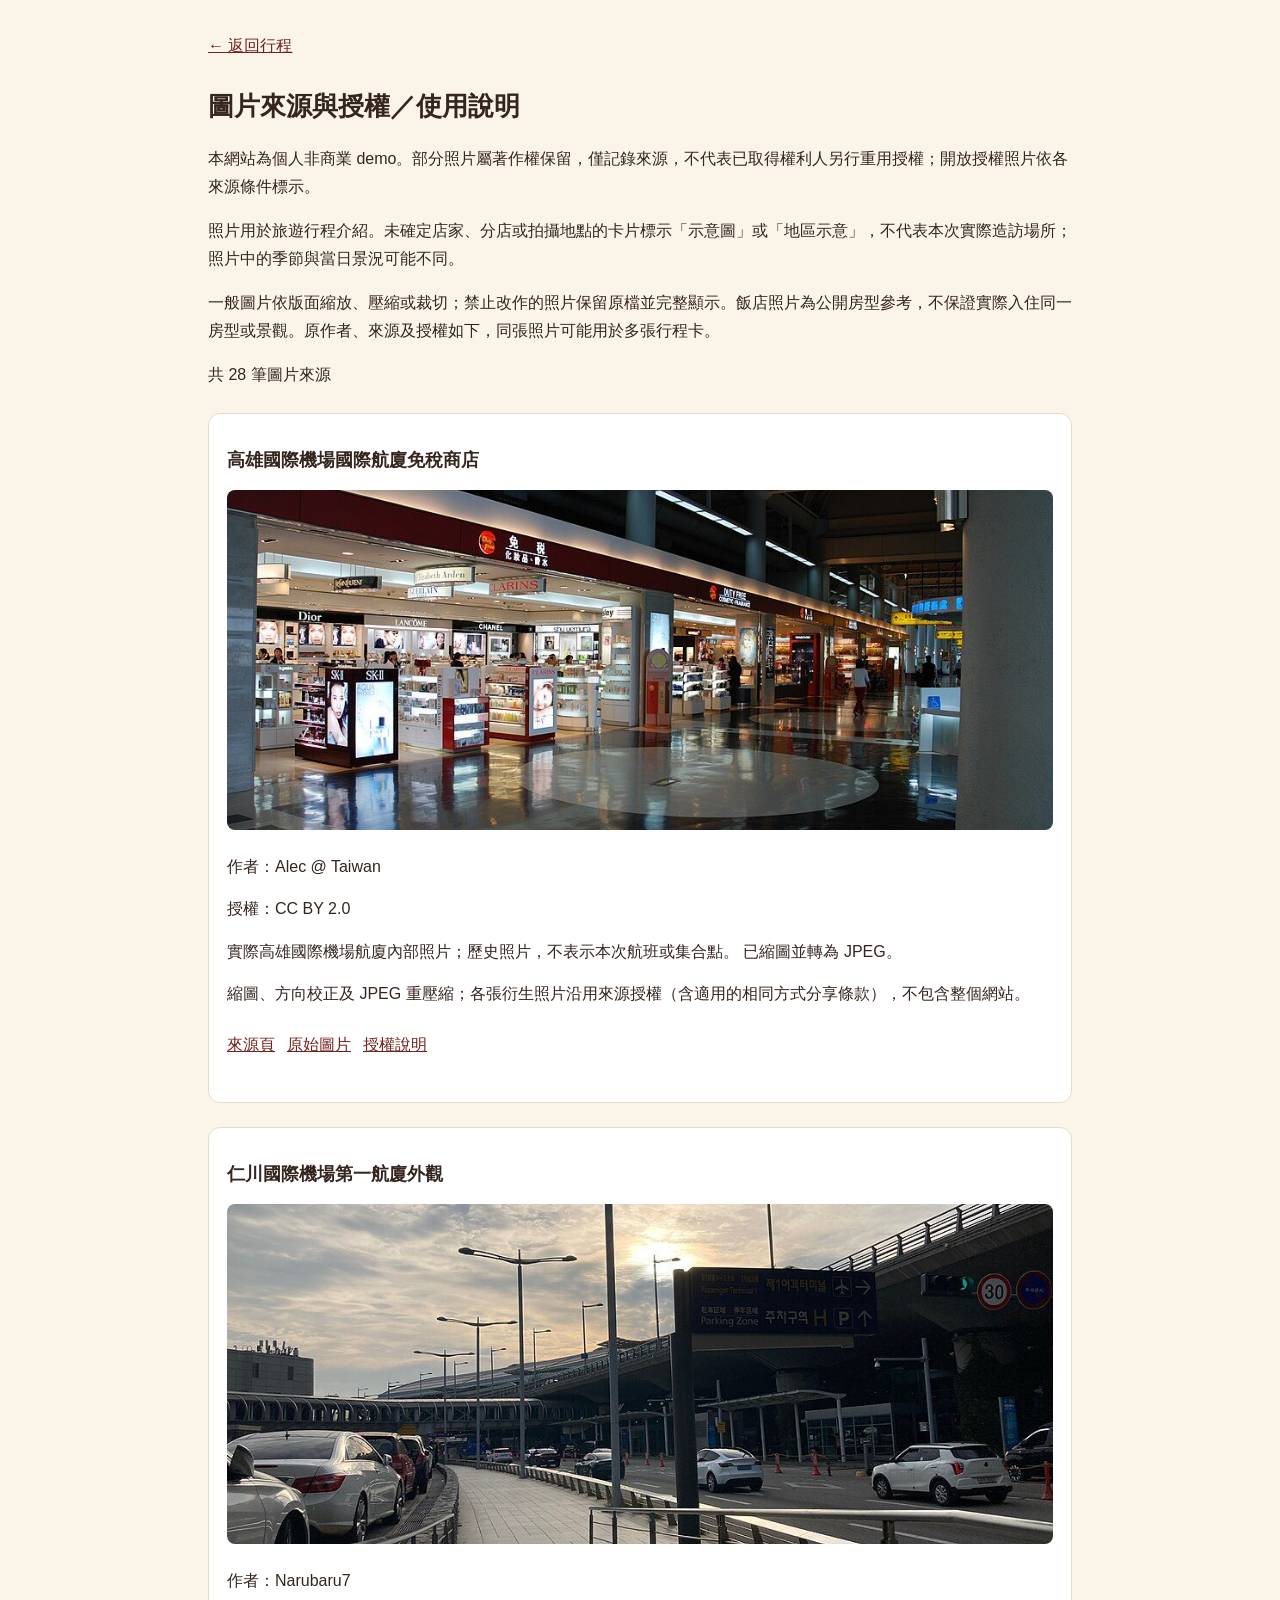
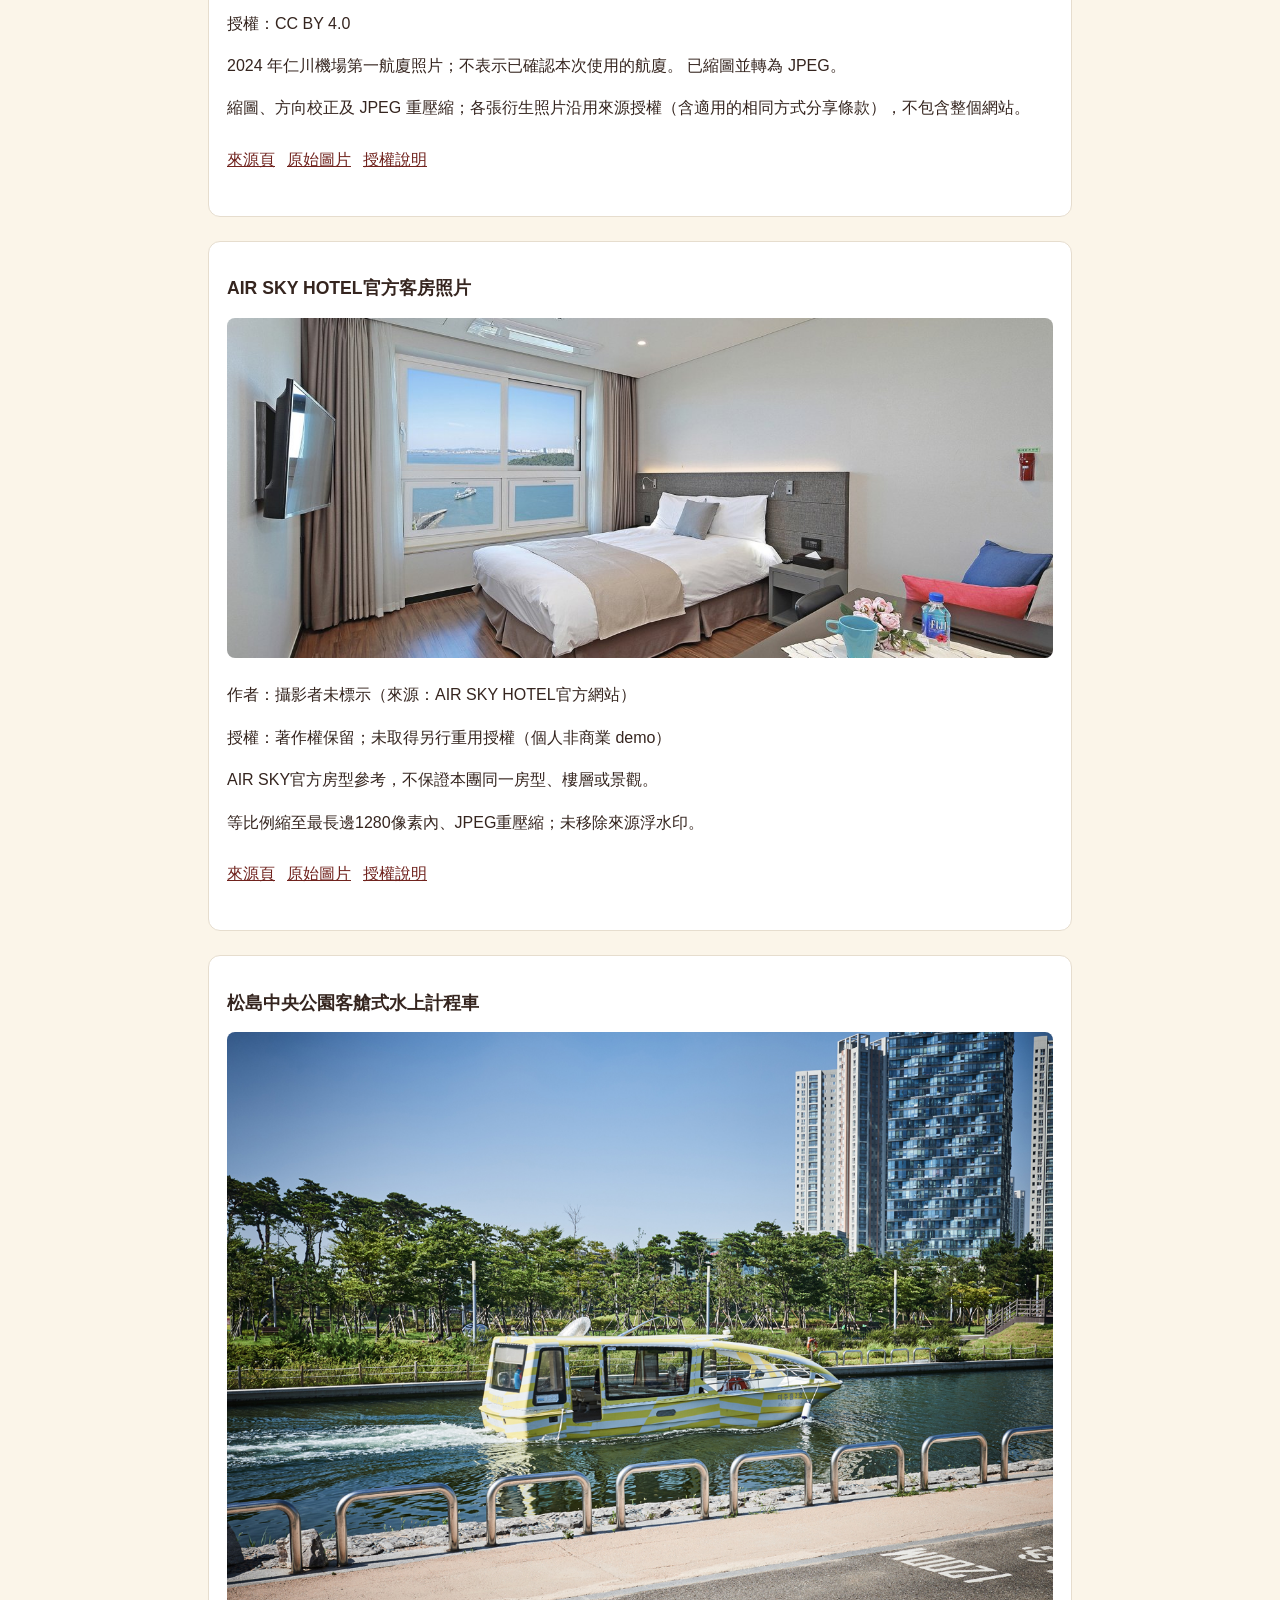
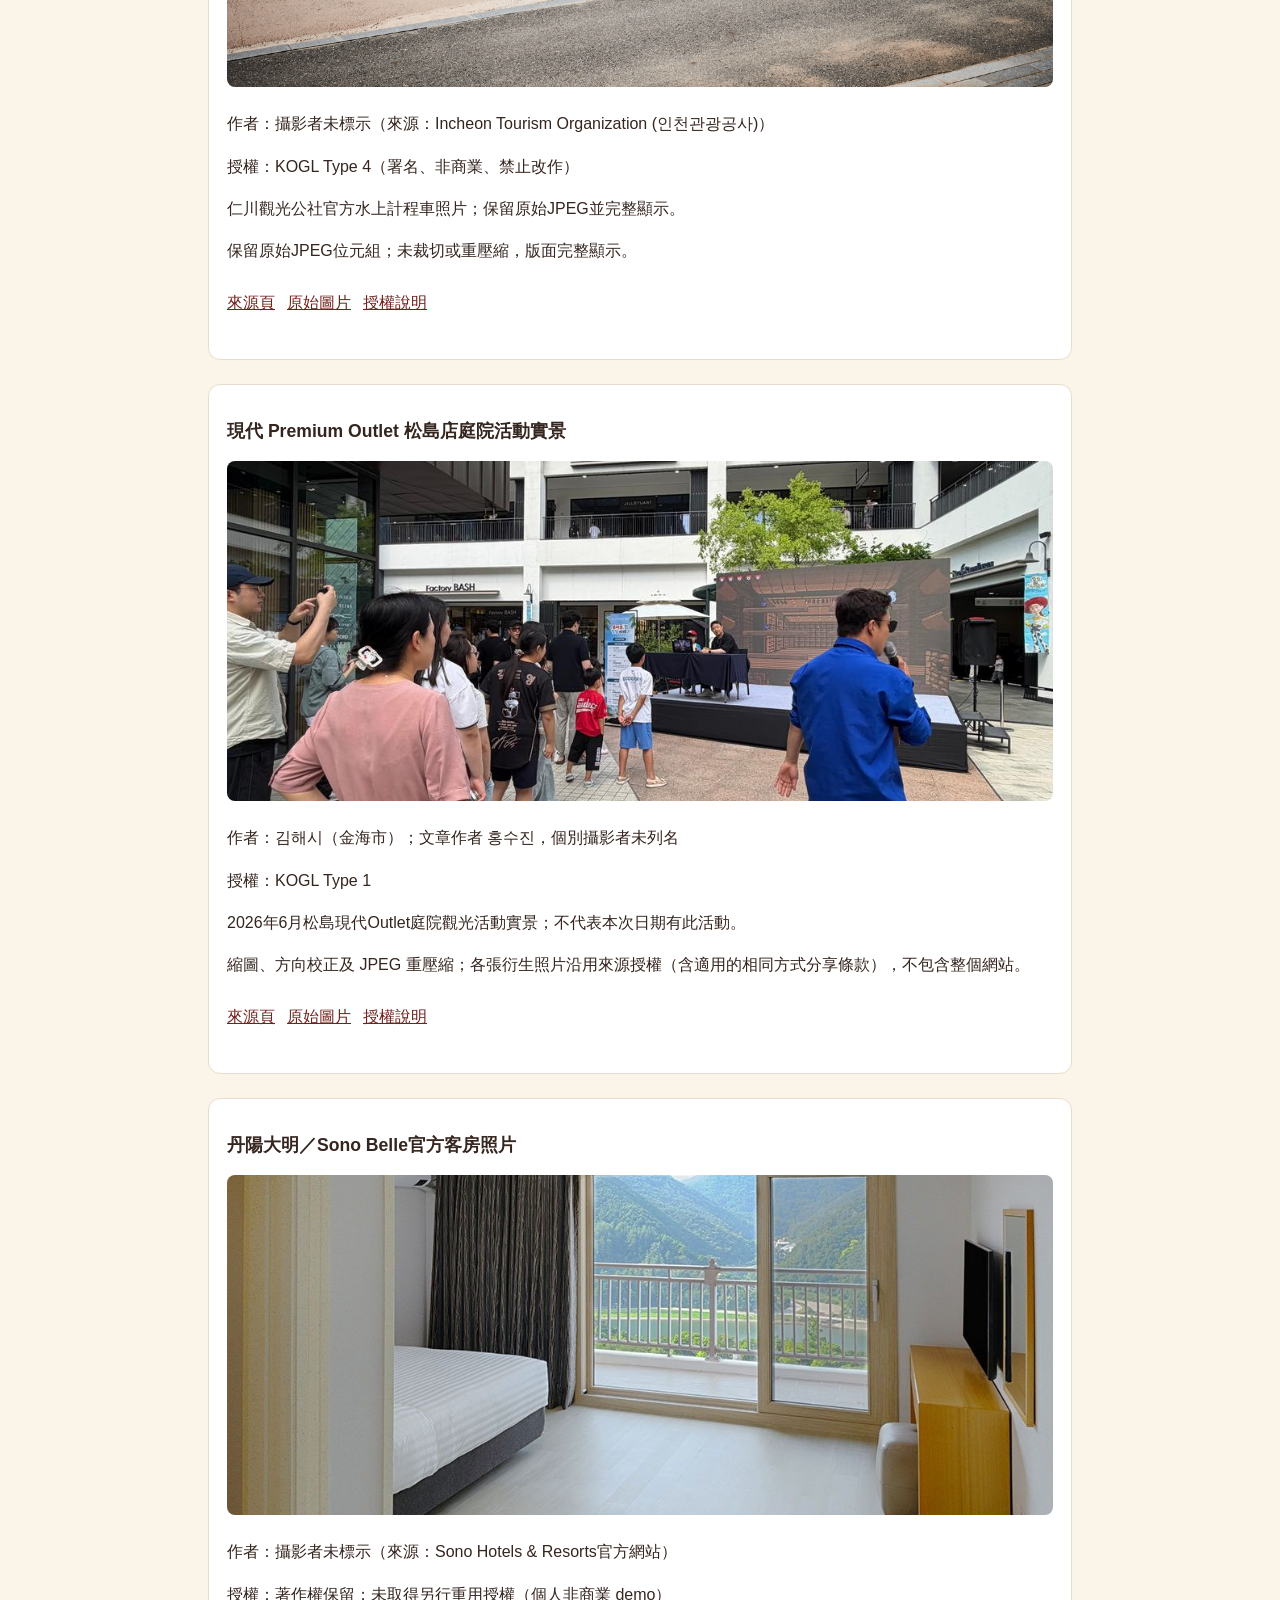
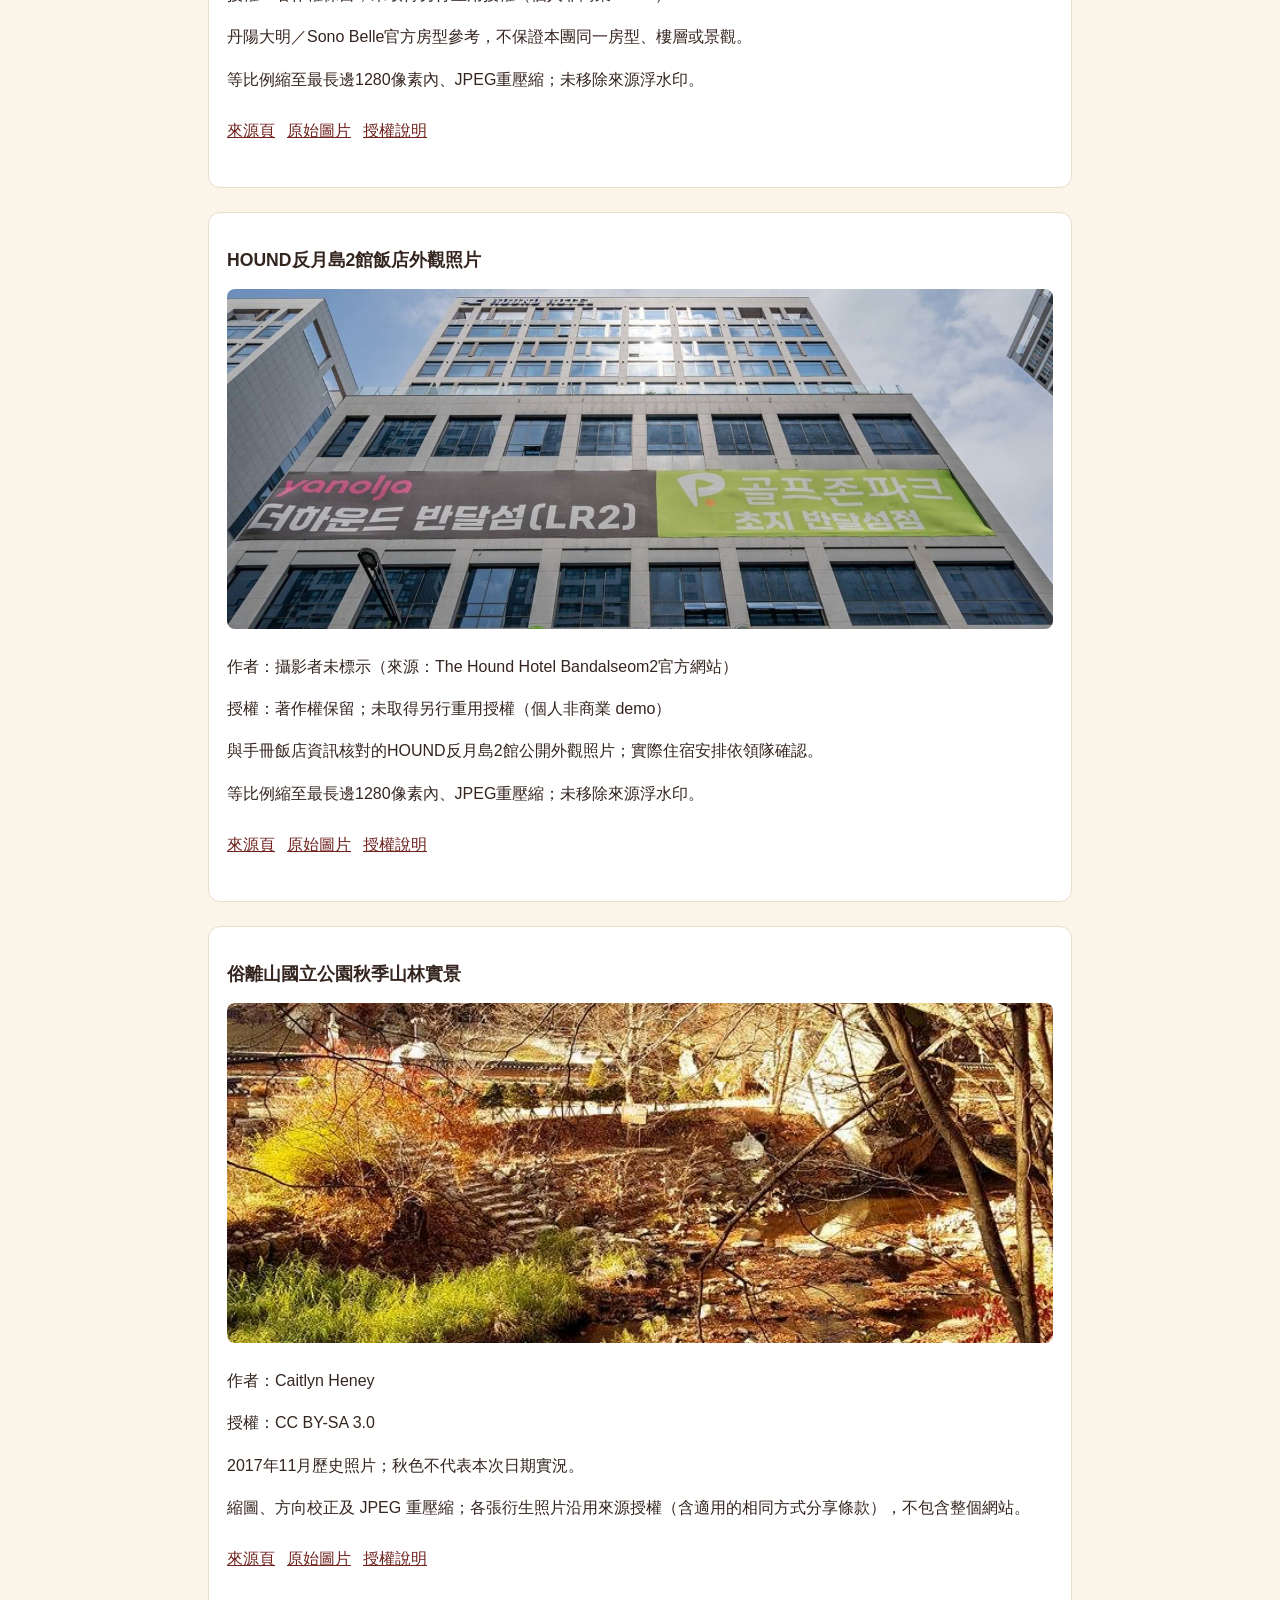
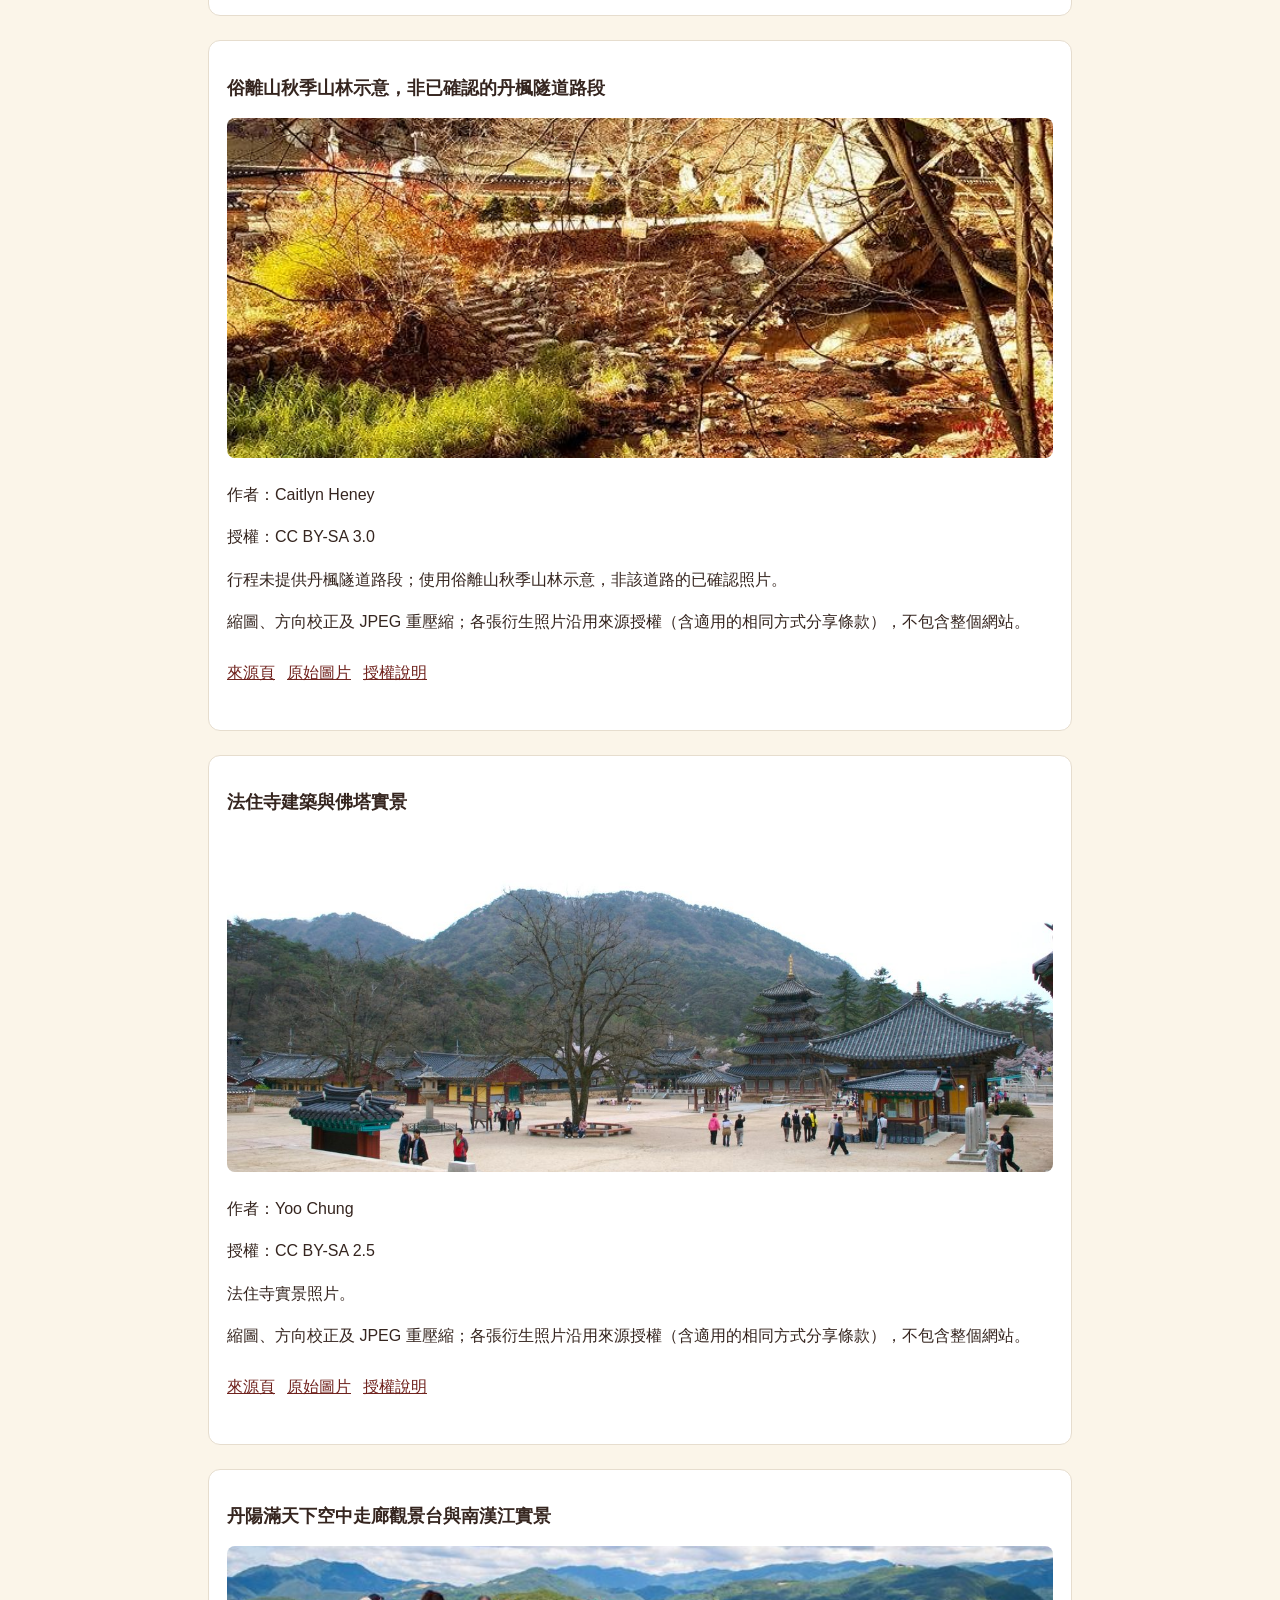
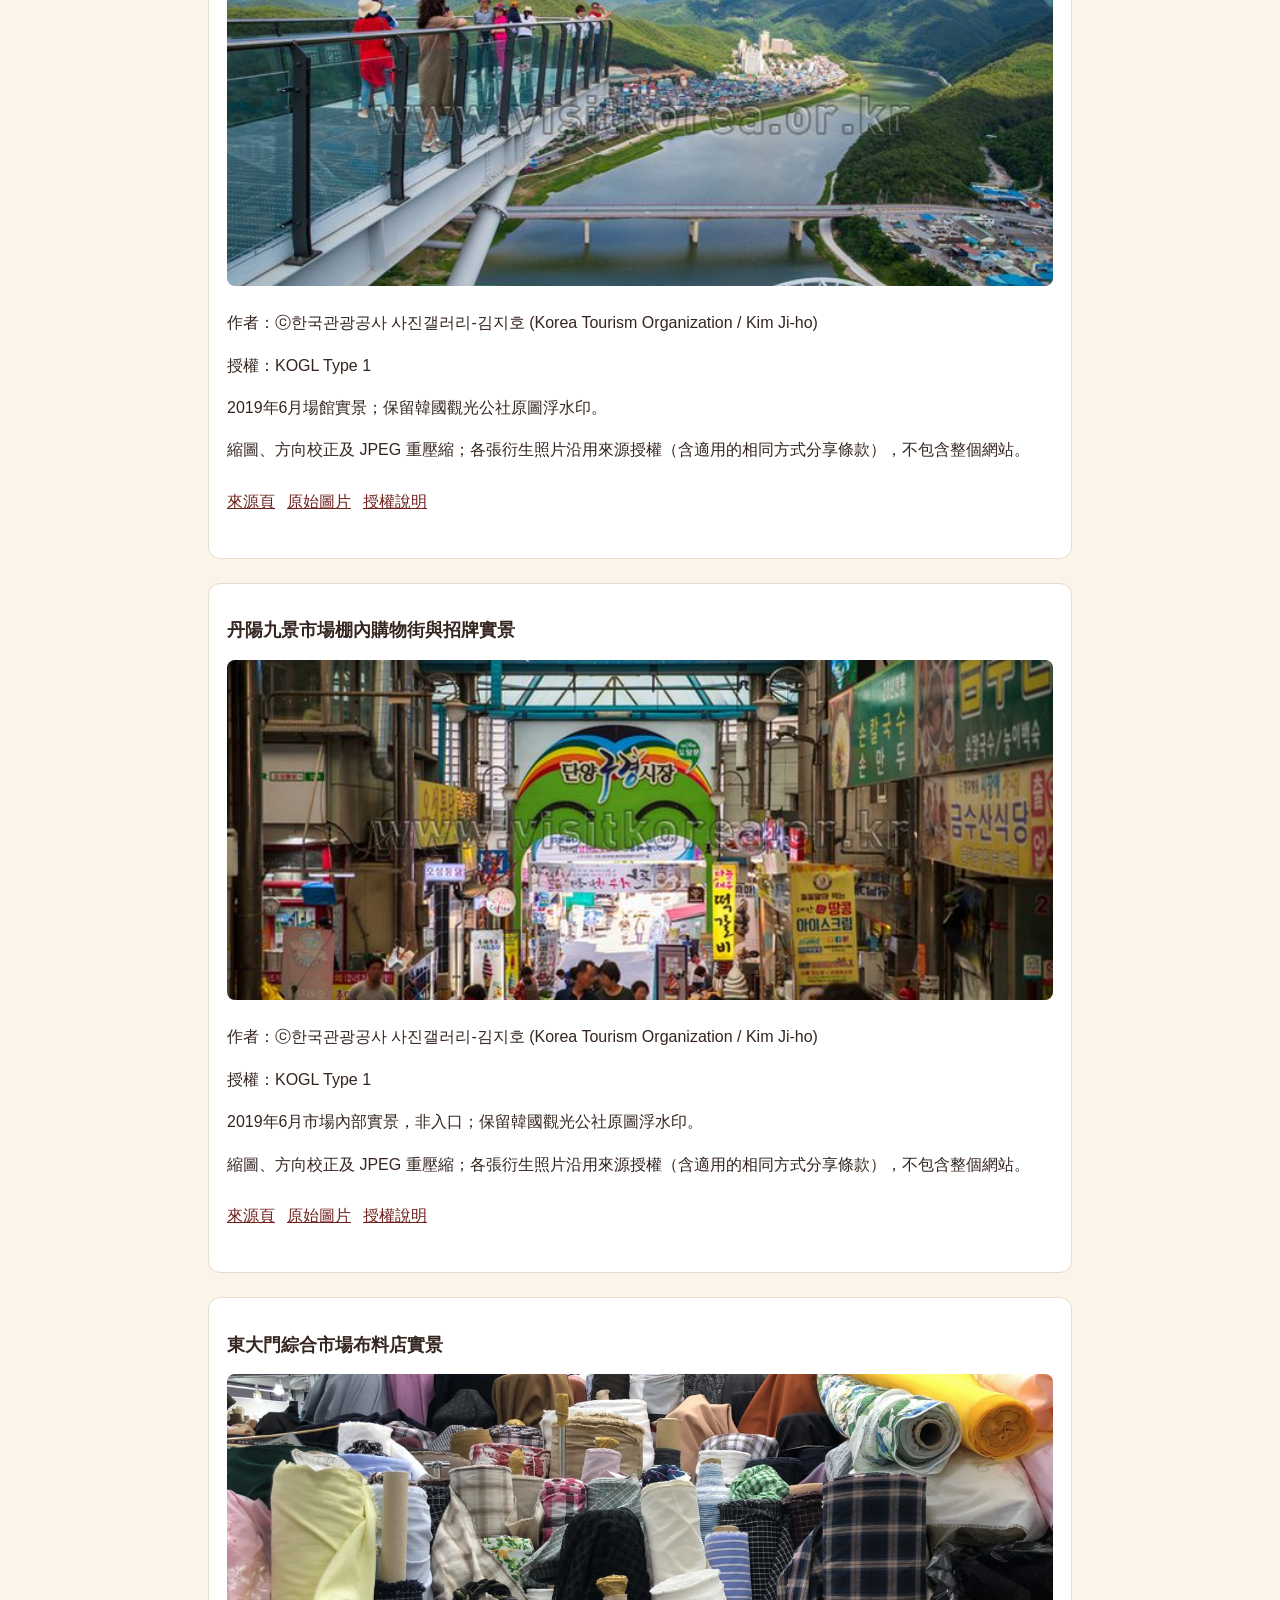
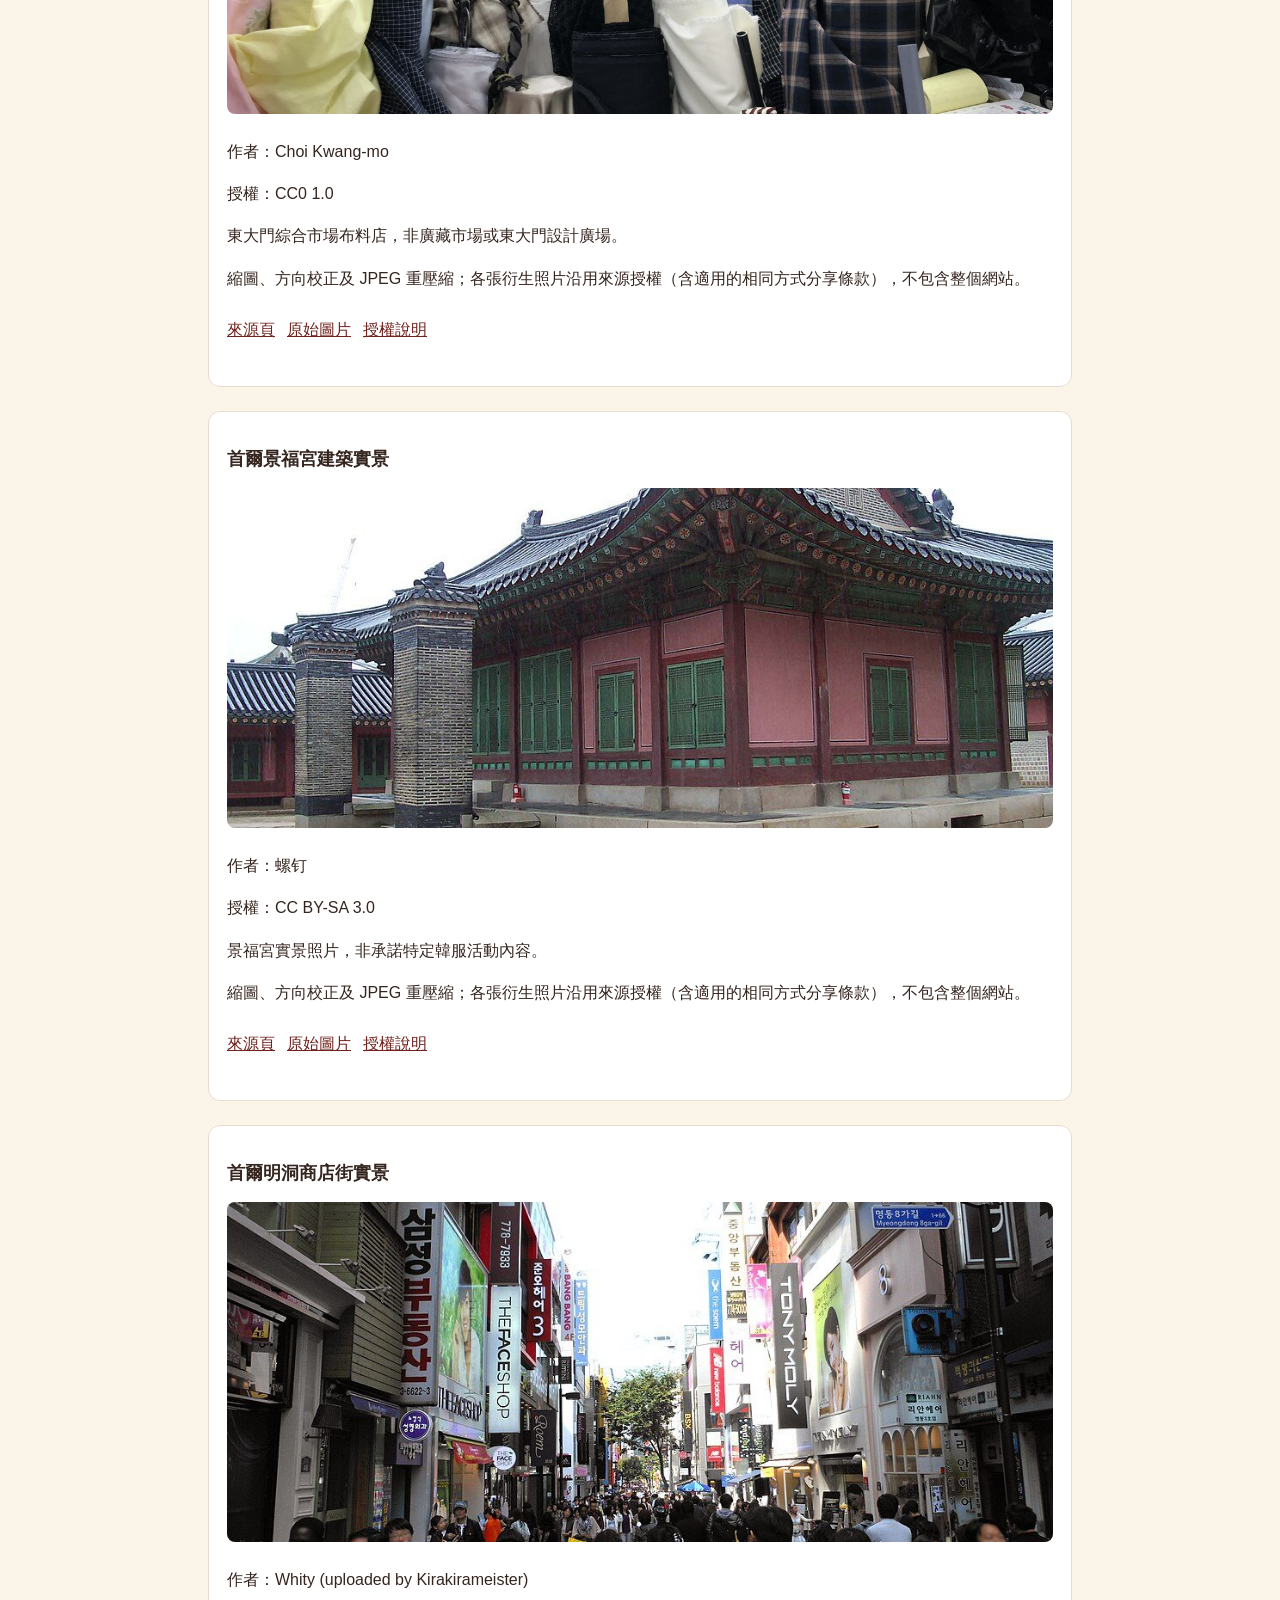
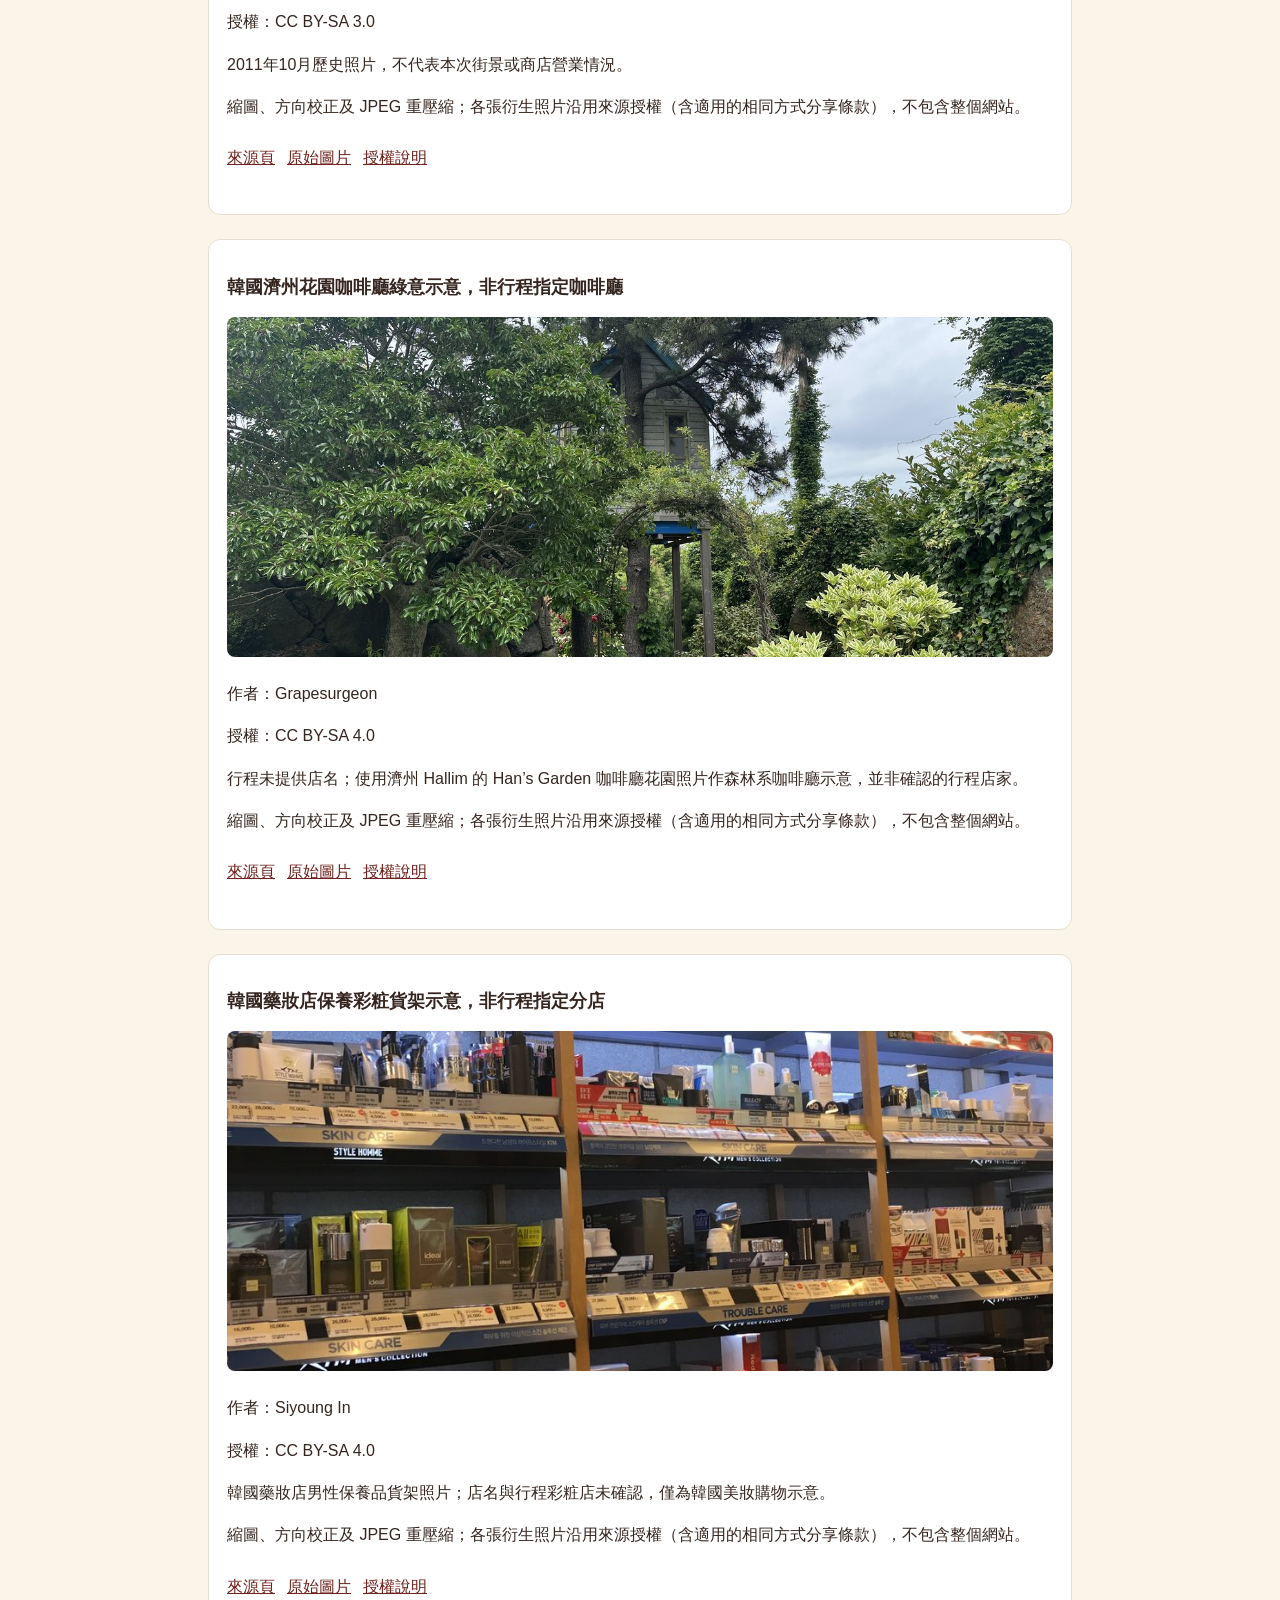
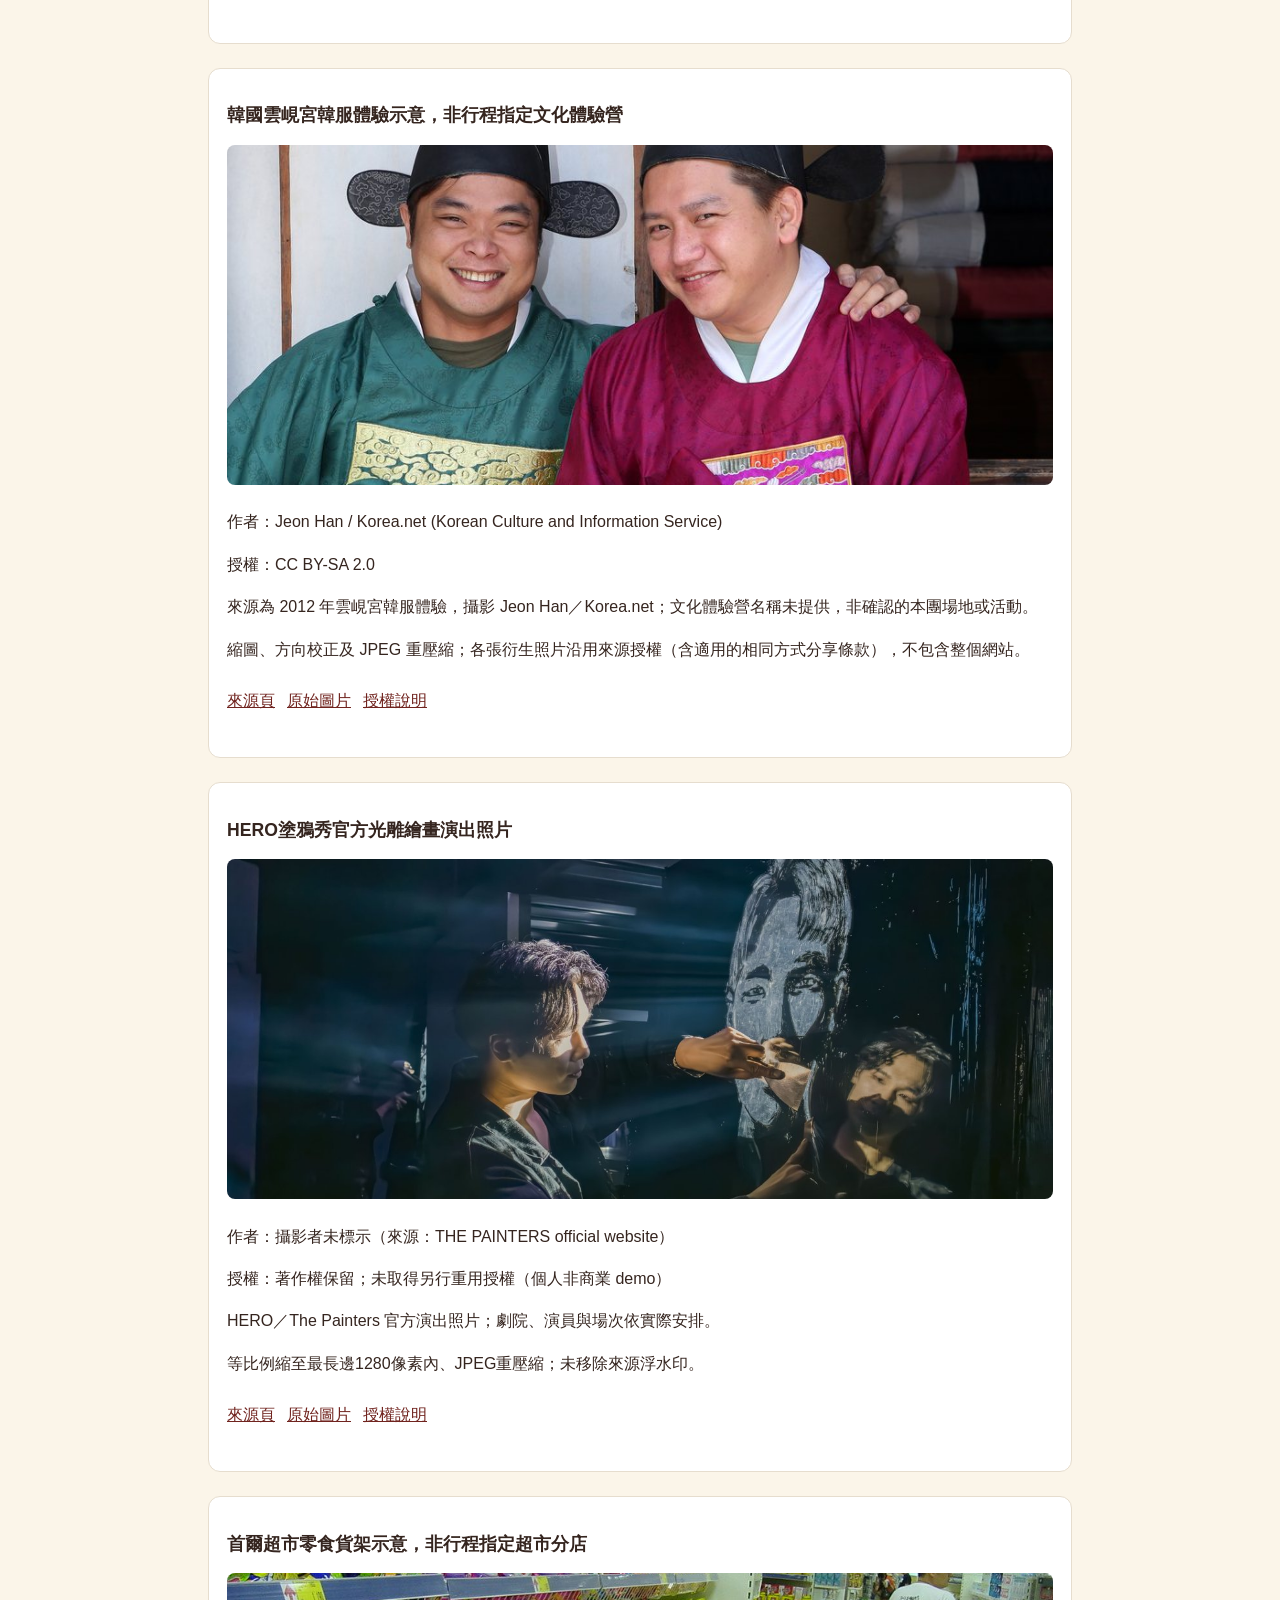
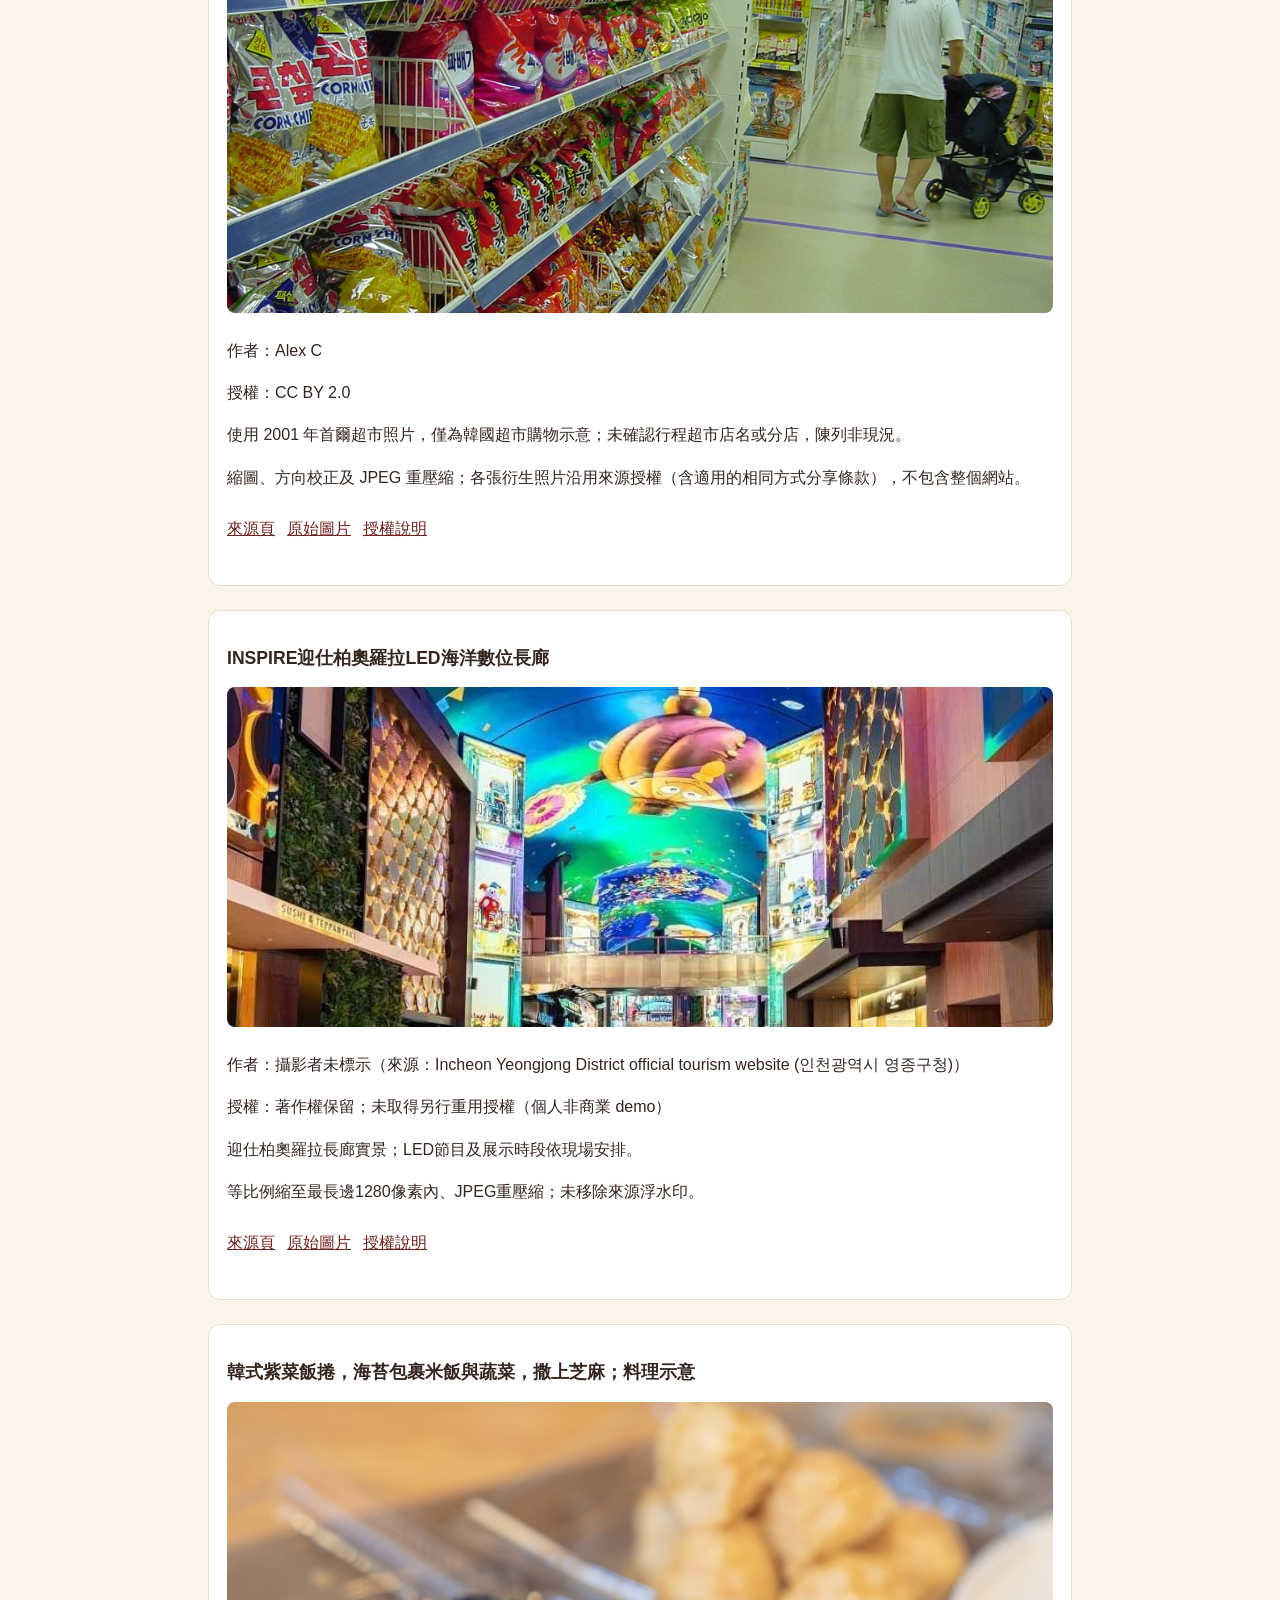
<file: photo-credits.html>
<!DOCTYPE html>
<html lang="zh-Hant"><head><meta charset="UTF-8"><meta name="viewport" content="width=device-width, initial-scale=1"><title>圖片來源與授權 · 韓國行程</title><link rel="stylesheet" href="css/style.css"><link rel="stylesheet" href="css/photo-credits.css"><link rel="stylesheet" href="css/maple-theme.css"></head>
<body><main class="credits-page"><a class="credits-back" href="./">← 返回行程</a><h1>圖片來源與授權／使用說明</h1><p>本網站為個人非商業 demo。部分照片屬著作權保留，僅記錄來源，不代表已取得權利人另行重用授權；開放授權照片依各來源條件標示。</p><p>照片用於旅遊行程介紹。未確定店家、分店或拍攝地點的卡片標示「示意圖」或「地區示意」，不代表本次實際造訪場所；照片中的季節與當日景況可能不同。</p><p>一般圖片依版面縮放、壓縮或裁切；禁止改作的照片保留原檔並完整顯示。飯店照片為公開房型參考，不保證實際入住同一房型或景觀。原作者、來源及授權如下，同張照片可能用於多張行程卡。</p><p id="credits-status" role="status">來源資料載入中…</p><div id="credits-list"></div></main><script src="js/photo-credits.js"></script></body></html>
</file>
<file: css/style.css>
/* 韓國秋楓跟團行程 — 既有彩層 Patchwork・手機優先
   暖白紙底＋多彩色塊小屋、童話圓潤（Jua）、鵝黃描邊標題
   主色：土耳其藍 teal（標題）＋珊瑚 coral（現在/即將破格）
   時間軸節點＝彩色圓角小屋方塊（依序循環調色盤）
   簽名：翻牌時鐘（改為甘川洞配色），翻牌後時間軸依序浮現
   字體由 index.html 的 <link> 預載（Jua / Poppins / Noto Sans TC） */

:root {
  --paper: #FBF7EF;        /* 暖白紙底 */
  --paper-2: #ffffff;      /* 卡片底 */
  --ink: #33302b;          /* 主文字 */
  --ink-soft: #75706a;     /* 次文字 */
  --ink-mute: #a59f95;     /* 更淡 */
  --line: #f0e8d8;         /* 卡片細框 */
  --line-soft: #e6dcc9;    /* 軌道線 */

  --teal: #2FA6A0;         /* 主色：標題／導航 */
  --teal-dark: #1f857f;
  --teal-soft: #eafaf8;
  --coral: #F27C63;        /* 破格：現在/即將 */
  --coral-dark: #d5604a;
  --coral-soft: #fdeee9;
  --mustard: #E8B84B;      /* 鵝黃：時間、標題陰影 */
  --sun: #F2B84B;
  --purple: #8E7CC3;
  --sky: #5B9BD5;
  --salmon: #EE8A6F;
  --seagreen: #79B8A8;

  --shadow: 0 8px 24px rgba(120, 110, 90, 0.16);
  --shadow-card: 0 6px 18px rgba(120, 110, 90, 0.10);
  --radius: 16px;          /* 童話圓潤 */
  --radius-sm: 10px;
  --pill: 999px;
  --rail-w: 44px;
  --tabbar-h: 60px;
  --topbar-h: 84px;

  --round: "Jua", "Noto Sans TC", sans-serif;             /* 圓潤標題 */
  --num: "Poppins", -apple-system, sans-serif;            /* 拉丁／數字 */
  --sans: "Noto Sans TC", -apple-system, "PingFang TC", sans-serif;
  font-family: var(--sans);
}

* { box-sizing: border-box; }
html { scroll-padding-top: calc(var(--topbar-h) + var(--tabbar-h) + 8px); }

body {
  margin: 0;
  color: var(--ink);
  line-height: 1.65;
  -webkit-text-size-adjust: 100%;
  padding-bottom: 76px;
  background-color: var(--paper);
}

/* ===== Topbar：暖白紙＋極淡彩格拼貼＋珊瑚眉標＋鵝黃描邊藍字 ===== */
.topbar {
  position: sticky;
  top: 0;
  z-index: 30;
  color: var(--ink);
  padding: max(14px, env(safe-area-inset-top)) 22px 14px;
  background-color: var(--paper);
  background-image:
    linear-gradient(135deg, rgba(47,166,160,0.06) 25%, transparent 25%),
    linear-gradient(225deg, rgba(242,124,99,0.06) 25%, transparent 25%),
    linear-gradient(45deg, rgba(232,184,75,0.06) 25%, transparent 25%),
    linear-gradient(315deg, rgba(142,124,195,0.06) 25%, transparent 25%);
  background-size: 26px 26px;
  background-position: 0 0, 13px 0, 0 13px, 13px 13px;
  border-bottom: 2px solid var(--line-soft);
  box-shadow: 0 4px 16px rgba(120,110,90,0.06);
  transition: transform 0.25s ease;
  will-change: transform;
}
body.head-collapsed .topbar { transform: translateY(-100%); }
.topbar-title {
  margin: 2px 0 2px;
  font-family: var(--round);
  font-size: 1.7rem;
  font-weight: 400;
  letter-spacing: 0.02em;
  color: var(--teal);
  text-shadow: 2px 2px 0 var(--mustard);
}
.topbar-sub {
  margin: 0;
  font-family: var(--num);
  font-weight: 500;
  font-size: 0.76rem;
  letter-spacing: 0.02em;
  color: var(--ink-soft);
}
.topbar-updated {
  margin: 3px 0 0;
  font-family: var(--num);
  font-size: 0.64rem;
  letter-spacing: 0.04em;
  color: var(--ink-mute);
  font-variant-numeric: tabular-nums;
}
.topbar-updated[hidden] { display: none; }

/* ===== Tabbar：圓潤藥丸分頁 ===== */
.tabbar {
  position: sticky;
  top: var(--topbar-h);
  z-index: 25;
  display: flex;
  gap: 8px;
  padding: 10px 14px 12px;
  background: rgba(251, 247, 239, 0.94);
  backdrop-filter: blur(8px);
  border-bottom: 1px solid var(--line);
  overflow-x: auto;
  scrollbar-width: none;
  transition: transform 0.25s ease;
}
body.head-collapsed .tabbar { transform: translateY(calc(-1 * var(--topbar-h))); }
.tabbar::-webkit-scrollbar { display: none; }
.tab {
  position: relative;
  flex: 0 0 auto;
  display: flex;
  flex-direction: column;
  align-items: center;
  min-width: 52px;
  padding: 6px 15px;
  border: 2px solid var(--line-soft);
  border-radius: var(--pill);
  background: var(--paper-2);
  color: var(--ink-soft);
  font: inherit;
  cursor: pointer;
  transition: all 0.18s ease;
}
.tab-day { font-family: var(--round); font-size: 1.02rem; line-height: 1.15; letter-spacing: 0.02em; }
.tab-date { font-family: var(--num); font-weight: 500; font-size: 0.62rem; letter-spacing: 0.02em; }
.tab.is-active {
  background: var(--coral);
  border-color: var(--coral);
  color: #fff;
  box-shadow: 0 4px 0 var(--coral-dark);
  transform: translateY(-1px);
}
.tab-dot {
  position: absolute;
  top: 3px; right: 7px;
  width: 8px; height: 8px;
  background: var(--coral);
  border-radius: 50%;
  box-shadow: 0 0 0 2px var(--paper-2);
}
.tab.is-active .tab-dot { background: #fff; box-shadow: 0 0 0 2px var(--coral); }

/* ===== Content ===== */
.content { padding: 18px 16px 8px; max-width: 640px; margin: 0 auto; }
.loading, .load-error { text-align: center; color: var(--ink-soft); padding: 40px 16px; }
.load-error { color: var(--coral-dark); }

.banner {
  border: 2px solid var(--line-soft);
  border-left: 6px solid var(--teal);
  border-radius: var(--radius-sm);
  padding: 12px 15px;
  font-size: 0.86rem;
  margin-bottom: 18px;
  background: var(--paper-2);
  box-shadow: var(--shadow-card);
}
.banner--before { color: var(--teal-dark); }
.banner--after { color: var(--coral-dark); border-left-color: var(--coral); }

/* ===== Day head：圓潤標題＋珊瑚色塊點綴 ===== */
.day-head {
  margin: 4px 0 18px;
  display: flex;
  align-items: baseline;
  gap: 12px;
  flex-wrap: wrap;
}
.day-kicker {
  order: 2;
  font-family: var(--num);
  font-weight: 600;
  font-size: 0.78rem;
  letter-spacing: 0.04em;
  color: var(--teal);
}
.day-title {
  order: 1;
  margin: 0;
  font-family: var(--round);
  font-size: 1.6rem;
  font-weight: 400;
  letter-spacing: 0.02em;
  color: var(--ink);
  position: relative;
}
.day-title::before {
  content: "";
  display: inline-block;
  width: 14px; height: 14px;
  margin-right: 9px;
  border-radius: 5px;
  border: 3px solid #fff;
  background: var(--coral);
  box-shadow: 0 2px 6px rgba(0,0,0,0.12);
  vertical-align: middle;
}

/* ===== Timeline：小屋色塊軌道 ===== */
.timeline { list-style: none; margin: 0; padding: 0; }
.tl-item { position: relative; display: grid; grid-template-columns: var(--rail-w) 1fr; }
.tl-rail { position: relative; }
.tl-rail::before {
  content: "";
  position: absolute;
  left: calc(var(--rail-w) / 2 - 1.5px);
  top: 0; bottom: 0;
  width: 3px;
  background: var(--line-soft);
  border-radius: 3px;
}
.tl-rail--dashed::before {
  background: repeating-linear-gradient(var(--line-soft) 0 5px, transparent 5px 11px);
}
/* 節點：彩色圓角「小屋」方塊，白邊 */
.tl-node {
  position: absolute;
  left: calc(var(--rail-w) / 2 - 11px);
  top: 16px;
  width: 22px; height: 22px;
  border-radius: 7px;
  border: 3px solid #fff;
  background: var(--teal);
  box-shadow: 0 2px 6px rgba(0,0,0,0.14);
  z-index: 1;
}
/* 依序循環調色盤，形成拼貼多彩 */
.tl-item:nth-child(8n+1) .tl-node { background: var(--teal); }
.tl-item:nth-child(8n+2) .tl-node { background: var(--coral); }
.tl-item:nth-child(8n+3) .tl-node { background: var(--mustard); }
.tl-item:nth-child(8n+4) .tl-node { background: var(--purple); }
.tl-item:nth-child(8n+5) .tl-node { background: var(--sky); }
.tl-item:nth-child(8n+6) .tl-node { background: var(--salmon); }
.tl-item:nth-child(8n+7) .tl-node { background: var(--seagreen); }
.tl-item:nth-child(8n+8) .tl-node { background: var(--sun); }

/* ===== Spot card ===== */
.tl-spot { padding-bottom: 14px; }
.card {
  background: var(--paper-2);
  border-radius: var(--radius);
  box-shadow: var(--shadow-card);
  overflow: hidden;
  border: 1px solid var(--line);
  position: relative;
  transition: border-color 0.2s ease, box-shadow 0.2s ease, transform 0.2s ease;
}
.card-media { position: relative; height: 140px; }
.media-img { width: 100%; height: 100%; object-fit: cover; display: block; }
.media-img--contain { object-fit: contain; }
.media-ph {
  width: 100%; height: 100%;
  display: flex; flex-direction: column;
  align-items: center; justify-content: center; gap: 5px;
  color: #fff;
  /* --ph 由 app.js 依景點名稱給定 */
  background: linear-gradient(135deg, var(--ph, var(--teal)), color-mix(in srgb, var(--ph, var(--teal)) 55%, #fff));
}
.media-ph-name { font-family: var(--round); font-size: 1.16rem; letter-spacing: 0.04em; text-shadow: 0 1px 8px rgba(0,0,0,0.22); }
.media-ph-hint { font-family: var(--num); font-weight: 500; font-size: 0.66rem; letter-spacing: 0.06em; opacity: 0.9; }

/* 時間票：白色圓角藥丸＋鵝黃數字（掛在圖片左上） */
.spot-time {
  position: absolute;
  top: 12px; left: 12px;
  z-index: 3;
  font-family: var(--num);
  font-weight: 700;
  font-size: 0.82rem;
  font-variant-numeric: tabular-nums;
  letter-spacing: 0.02em;
  color: var(--coral-dark);
  background: #fff;
  padding: 4px 12px;
  border-radius: var(--pill);
  box-shadow: 0 3px 10px rgba(0,0,0,0.14);
}
.card-body { padding: 14px 16px 16px; position: relative; z-index: 1; }
.card-head { display: flex; align-items: flex-start; justify-content: space-between; gap: 10px; }
.card-title { margin: 0; font-family: var(--round); font-size: 1.24rem; font-weight: 400; color: var(--ink); line-height: 1.3; }
.card-intro { margin: 7px 0 0; font-size: 0.88rem; color: var(--ink-soft); line-height: 1.7; }

.spot-stay {
  display: inline-flex;
  align-items: baseline;
  gap: 5px;
  margin: 10px 0 0;
  padding: 4px 12px;
  font-size: 0.76rem;
  font-weight: 500;
  color: var(--teal-dark);
  background: var(--teal-soft);
  border-radius: var(--pill);
}
.spot-stay b { font-family: var(--num); font-weight: 700; }

.btn-nav {
  flex: 0 0 auto;
  background: var(--teal-soft);
  color: var(--teal-dark);
  font-family: var(--num);
  font-size: 0.76rem;
  font-weight: 600;
  letter-spacing: 0.02em;
  text-decoration: none;
  padding: 6px 13px;
  border-radius: var(--pill);
  white-space: nowrap;
  transition: background 0.15s ease, color 0.15s ease;
}
.btn-nav:active { background: var(--teal); color: #fff; }

.now-badge, .next-badge {
  display: inline-block;
  font-family: var(--round);
  font-size: 0.66rem;
  letter-spacing: 0.04em;
  padding: 2px 11px;
  border-radius: var(--pill);
  vertical-align: middle;
  margin-left: 6px;
}
.now-badge { background: var(--coral); color: #fff; }
.next-badge { background: transparent; color: var(--coral-dark); border: 1.5px solid var(--coral); }

/* ===== Transit chip ===== */
.tl-transit { padding-bottom: 14px; }
.transit-chip {
  display: flex; align-items: center; gap: 10px;
  background: #f6efe0;
  border: none;
  border-radius: var(--pill);
  padding: 9px 15px;
  text-decoration: none;
  color: var(--ink-soft);
  transition: background 0.15s ease;
}
a.transit-chip:active { background: var(--coral-soft); }
.transit-chip--static { cursor: default; }
.transit-icon { font-size: 1.15rem; flex: 0 0 auto; }
.transit-text { flex: 1 1 auto; min-width: 0; }
.transit-desc { display: block; font-family: var(--num); font-weight: 500; font-size: 0.82rem; color: var(--ink-soft); }
.transit-dest { display: block; font-size: 0.74rem; font-weight: 500; color: var(--teal-dark); margin-top: 1px; }
.transit-go { flex: 0 0 auto; font-family: var(--num); font-size: 0.72rem; font-weight: 600; letter-spacing: 0.02em; color: var(--teal); white-space: nowrap; }

/* ===== 三態：已過 / 現在 / 即將 ===== */
.state-past .card { opacity: 0.62; }
.state-past .media-img { filter: saturate(0.55) brightness(0.98); }
.state-past .media-ph { filter: saturate(0.6) brightness(0.98); }
.state-past .tl-rail::before { background: var(--line-soft); }
.state-past .tl-node { background: var(--line-soft) !important; border-color: #fff; }

.state-current .tl-rail::before { background: linear-gradient(var(--coral) 0 27px, var(--line-soft) 27px); }
.state-current .tl-node {
  background: var(--coral) !important;
  width: 26px; height: 26px;
  left: calc(var(--rail-w) / 2 - 13px);
  border-radius: 8px;
  box-shadow: 0 0 0 0 rgba(242, 124, 99, 0.5);
  animation: pulse 1.9s infinite;
}
.state-current .card {
  border-color: var(--coral);
  box-shadow: 0 8px 22px rgba(242, 124, 99, 0.28);
  transform: translateY(-1px);
}
.state-current .card-title { color: var(--coral-dark); }
.state-next .tl-node { box-shadow: 0 0 0 3px var(--coral-soft); }

@keyframes pulse {
  0% { box-shadow: 0 0 0 0 rgba(242, 124, 99, 0.5); }
  70% { box-shadow: 0 0 0 12px rgba(242, 124, 99, 0); }
  100% { box-shadow: 0 0 0 0 rgba(242, 124, 99, 0); }
}

/* ===== Notes ===== */
.notes { margin: 10px 0 0; display: grid; gap: 10px; }
.note {
  display: flex; gap: 10px;
  background: var(--paper-2);
  border: 1px solid var(--line);
  border-left: 6px solid var(--teal);
  border-radius: var(--radius-sm);
  padding: 12px 14px;
  box-shadow: var(--shadow-card);
}
.note--car { border-left-color: var(--coral); }
.note-ico { font-size: 1.1rem; }
.note strong { font-family: var(--round); font-size: 0.9rem; color: var(--teal-dark); }
.note--car strong { color: var(--coral-dark); }
.note p { margin: 2px 0 0; font-size: 0.84rem; color: var(--ink-soft); }

/* ===== 資訊分頁 ===== */
.info-block { margin-bottom: 26px; }
.info-h { font-family: var(--round); font-size: 1.2rem; color: var(--teal-dark); margin: 0 0 12px; letter-spacing: 0.02em; }
.table-wrap { overflow-x: auto; border-radius: var(--radius-sm); border: 1px solid var(--line); box-shadow: var(--shadow-card); }
.info-table { width: 100%; border-collapse: collapse; background: var(--paper-2); font-size: 0.82rem; }
.info-table th, .info-table td { padding: 10px 12px; text-align: left; border-bottom: 1px solid var(--line); }
.info-table thead th { background: var(--teal); color: #fff; font-family: var(--num); font-weight: 600; font-size: 0.76rem; letter-spacing: 0.02em; white-space: nowrap; }
.info-table tbody tr:last-child td { border-bottom: none; }
.info-table .num { font-family: var(--num); font-variant-numeric: tabular-nums; white-space: nowrap; }
.info-table tbody tr:last-child { font-weight: 700; }

.checklist { list-style: none; margin: 0; padding: 0; display: grid; grid-template-columns: 1fr 1fr; gap: 8px; }
.checklist label { display: flex; align-items: center; gap: 8px; font-size: 0.85rem; background: var(--paper-2); border: 1px solid var(--line); border-radius: var(--radius-sm); padding: 9px 12px; cursor: pointer; }
.checklist input { accent-color: var(--coral); width: 16px; height: 16px; }
.bullet { margin: 0; padding-left: 20px; }
.bullet li { font-size: 0.86rem; margin-bottom: 8px; color: var(--ink); }
.bullet li::marker { color: var(--coral); }

/* ===== 回到現在 FAB ===== */
.now-fab {
  position: fixed;
  right: 16px;
  bottom: calc(18px + env(safe-area-inset-bottom));
  z-index: 40;
  display: inline-flex; align-items: center; gap: 7px;
  background: var(--coral);
  color: #fff;
  border: none;
  border-radius: var(--pill);
  padding: 12px 20px;
  font-family: var(--round);
  font-size: 0.9rem;
  letter-spacing: 0.03em;
  box-shadow: 0 6px 18px rgba(242, 124, 99, 0.42), 0 4px 0 var(--coral-dark);
  cursor: pointer;
}
.now-fab[hidden] { display: none; }
.now-fab-ico { font-size: 1.05rem; }
.now-fab:active { transform: translateY(2px); box-shadow: 0 4px 12px rgba(242, 124, 99, 0.42), 0 2px 0 var(--coral-dark); }

/* ===== Footer ===== */
.footer { text-align: center; padding: 22px 16px 8px; color: var(--ink-mute); font-size: 0.74rem; }
.footer code { font-family: var(--num); background: var(--paper-2); color: var(--teal-dark); padding: 1px 7px; border: 1px solid var(--line); border-radius: 6px; }

/* ===== 安裝 Naver Map App 彈窗 ===== */
.install-overlay {
  position: fixed; inset: 0; z-index: 60;
  background: rgba(51, 48, 43, 0.42);
  backdrop-filter: blur(3px);
  display: flex; align-items: flex-end; justify-content: center;
  animation: install-fade 0.18s ease;
}
.install-sheet {
  width: 100%; max-width: 480px;
  background: var(--paper);
  border-radius: 22px 22px 0 0;
  border-top: 4px solid var(--coral);
  padding: 24px 22px calc(18px + env(safe-area-inset-bottom));
  box-shadow: 0 -8px 28px rgba(120, 110, 90, 0.22);
  animation: install-slide 0.22s ease;
}
.install-title { margin: 0 0 6px; font-family: var(--round); font-size: 1.2rem; color: var(--teal-dark); text-align: center; }
.install-desc { margin: 0 0 16px; font-size: 0.86rem; color: var(--ink-soft); text-align: center; }
.install-btn {
  display: block; width: 100%;
  border: 2px solid var(--line-soft);
  border-radius: var(--pill);
  padding: 13px; margin-top: 10px;
  font-family: var(--round); font-size: 0.96rem;
  cursor: pointer;
  background: var(--paper-2); color: var(--teal-dark);
  transition: transform 0.1s ease;
}
.install-btn:active { transform: scale(0.98); }
.install-btn--primary { background: var(--coral); color: #fff; border-color: var(--coral); box-shadow: 0 4px 0 var(--coral-dark); }
.install-btn--ghost { background: transparent; color: var(--ink-soft); border-color: transparent; }
@keyframes install-fade { from { opacity: 0; } to { opacity: 1; } }
@keyframes install-slide { from { transform: translateY(100%); } to { transform: translateY(0); } }

/* ===== 入場：翻牌時鐘 loader（甘川洞配色）===== */
.deco-loader {
  position: fixed; inset: 0; z-index: 80;
  display: flex; flex-direction: column;
  align-items: center; justify-content: center;
  gap: 20px;
  background-color: var(--paper);
  background-image:
    radial-gradient(circle at 18% 20%, rgba(47,166,160,0.14), transparent 42%),
    radial-gradient(circle at 82% 78%, rgba(242,124,99,0.14), transparent 42%),
    radial-gradient(circle at 60% 12%, rgba(232,184,75,0.10), transparent 40%);
  transition: opacity 0.5s ease, visibility 0.5s ease;
}
.deco-loader.is-hidden { opacity: 0; visibility: hidden; pointer-events: none; }
.deco-loader-frame {
  padding: 26px 30px;
  text-align: center;
}
.deco-loader-eyebrow {
  font-family: var(--num);
  font-weight: 700;
  font-size: 0.72rem;
  letter-spacing: 0.24em;
  color: var(--coral);
  text-transform: uppercase;
}
.deco-loader-title {
  margin: 8px 0 18px;
  font-family: var(--round);
  font-size: 2rem;
  color: var(--teal);
  text-shadow: 2px 2px 0 var(--mustard);
  letter-spacing: 0.03em;
}
/* 翻牌時鐘 */
.flip-clock { display: flex; align-items: center; justify-content: center; gap: 7px; }
.flip-card {
  position: relative;
  width: 54px; height: 70px;
  perspective: 240px;
}
.flip-digit {
  position: absolute; inset: 0;
  display: flex; align-items: center; justify-content: center;
  font-family: var(--num);
  font-size: 2.5rem; font-weight: 700;
  color: #fff;
  background: linear-gradient(180deg, var(--teal), var(--teal-dark));
  border: 3px solid #fff;
  border-radius: 14px;
  box-shadow: 0 6px 16px rgba(47,166,160,0.34);
  backface-visibility: hidden;
}
.flip-card::after {  /* 中縫分隔線 */
  content: ""; position: absolute; left: 3px; right: 3px; top: 50%;
  height: 2px; background: rgba(255,255,255,0.25); z-index: 5;
}
.flip-colon { font-family: var(--num); font-size: 2.2rem; font-weight: 700; color: var(--coral); padding-bottom: 4px; }
.flip-new {
  transform-origin: bottom center;
  animation: flip-down 0.55s ease both;
}
.flip-card:nth-child(1) .flip-new { animation-delay: 0.15s; }
.flip-card:nth-child(2) .flip-new { animation-delay: 0.30s; }
.flip-card:nth-child(4) .flip-new { animation-delay: 0.45s; }
.flip-card:nth-child(5) .flip-new { animation-delay: 0.60s; }
@keyframes flip-down {
  0% { transform: rotateX(90deg); opacity: 0; }
  60% { transform: rotateX(-12deg); opacity: 1; }
  100% { transform: rotateX(0deg); opacity: 1; }
}

/* 時間軸入場：卡片依序浮現（僅首次載入） */
.timeline.is-entering .tl-item { opacity: 0; animation: item-rise 0.5s ease forwards; }
@keyframes item-rise {
  from { opacity: 0; transform: translateY(14px); }
  to { opacity: 1; transform: translateY(0); }
}

/* ===== a11y ===== */
:focus-visible { outline: 3px solid var(--coral); outline-offset: 2px; border-radius: 8px; }

@media (prefers-reduced-motion: reduce) {
  * { animation: none !important; scroll-behavior: auto !important; transition: none !important; }
  .deco-loader { display: none; }
  .timeline.is-entering .tl-item { opacity: 1; }
}

@media (min-width: 560px) {
  .card-media { height: 172px; }
}

.photo-badge{position:absolute;left:12px;bottom:12px;background:rgba(30,34,40,.85);color:white;border-radius:6px;padding:5px 9px;font-size:12px;line-height:1.4;max-width:75%;z-index:2}
.day-time-note{font-size:13px;line-height:1.7;color:var(--text-muted,#625a51);margin:0 0 20px}
</file>
<file: css/photo-credits.css>
.credits-page{max-width:900px;margin:auto;padding:24px 18px}.credits-page h1{font-size:1.6rem}.credits-page>p{line-height:1.75}.credit-card{background:#fff;border:1px solid #e6ddce;border-radius:12px;margin:24px 0;padding:18px;overflow-wrap:anywhere}.credit-card h2{font-size:1.1rem}.credit-card img{width:100%;max-height:340px;object-fit:cover;border-radius:8px}.credit-links{display:flex;flex-wrap:wrap;gap:12px}.credit-links a,.credits-back{display:inline-flex;align-items:center;min-height:44px;color:var(--teal-dark,#922f27)}
.credit-card img.credit-img--contain{object-fit:contain;max-height:none;height:auto;}
</file>
<file: css/maple-theme.css>
/* Autumn maple: Explore itinerary / secondary Operate navigation.
   Overlay after style.css; original fonts, photos, timeline and KST logic stay intact.
   Legacy color names are compatibility aliases, never a second palette. */
:root {
  --maple: #922f27;
  --maple-dark: #70231e;
  --maple-soft: #f6e9df;
  --rust: #854124;
  --amber: #9a621f;
  --paper: #fbf5e9;
  --paper-2: #fffaf2;
  --ink: #35251f;
  --ink-soft: #645044;
  --ink-mute: #70594a;
  --text-muted: var(--ink-soft);
  --line: #e7d7c6;
  --line-soft: #d8bea4;
  --teal: var(--maple);
  --teal-dark: var(--maple-dark);
  --teal-soft: var(--maple-soft);
  --coral: var(--maple);
  --coral-dark: var(--maple-dark);
  --coral-soft: var(--maple-soft);
  --mustard: var(--amber);
  --sun: var(--amber);
  --purple: var(--maple-dark);
  --sky: var(--rust);
  --salmon: var(--rust);
  --seagreen: var(--maple);
  --shadow: 0 8px 24px rgba(53, 37, 31, .12);
  --shadow-card: 0 4px 14px rgba(53, 37, 31, .07);
  --radius: 14px;
}
.topbar {
  background-image: none;
  background-color: var(--paper);
  border-bottom: 1px solid var(--line-soft);
  padding-right: 64px;
  box-shadow: 0 3px 12px rgba(53, 37, 31, .05);
}
.topbar-title {
  color: var(--maple);
  text-shadow: none;
  font-size: clamp(1.25rem, 5.1vw, 1.65rem);
  line-height: 1.35;
  letter-spacing: .01em;
  text-wrap: balance;
}
.topbar-title::after {
  content: "";
  display: block;
  width: 38px;
  height: 2px;
  margin-top: 5px;
  margin-bottom: 5px;
  background: var(--rust);
}
.maple-leaf {
  pointer-events: none;
  user-select: none;
  position: absolute;
  right: 20px;
  top: 20px;
  width: 36px;
  height: 36px;
  transform: rotate(16deg);
}
.topbar-updated { font-size: .7rem; }
.tabbar { background: var(--paper); backdrop-filter: none; }
.tab { border-width: 1px; border-radius: 12px; color: var(--ink-soft); }
.tab.is-active { background: var(--maple); border-color: var(--maple); color: var(--paper-2); box-shadow: 0 2px 0 var(--maple-dark); }
.day-kicker { color: var(--rust); }
.day-title { font-size: 1.45rem; line-height: 1.4; }
.day-title::before { width: 8px; height: 8px; border: none; border-radius: 50%; box-shadow: none; }
.banner, .note { border-left-width: 1px; }
.banner { background: var(--maple-soft); box-shadow: none; }
.media-ph { background: var(--maple); color: var(--paper-2); }
.media-ph-name { text-shadow: none; }
.media-ph-hint { opacity: 1; }
.spot-time { background: var(--paper-2); color: var(--maple-dark); border: 1px solid var(--line); }
.photo-badge { background: var(--ink); color: var(--paper-2); }
.spot-stay { color: var(--rust); background: var(--maple-soft); }
.btn-nav { background: var(--maple-soft); color: var(--maple-dark); border: 1px solid var(--line-soft); }
.btn-nav:active { background: var(--maple); color: var(--paper-2); }
.transit-chip { background: #f1e5d4; }
.transit-go { color: var(--maple-dark); }
.now-badge { color: var(--paper-2); }
.next-badge { color: var(--maple-dark); }
/* The rail is literal itinerary progress, not a decorative accent strip. */
.tl-node { border-color: var(--paper-2); box-shadow: 0 2px 5px rgba(53, 37, 31, .15); }
.state-past .card { opacity: 1; }
.state-past .tl-node { background: var(--line-soft) !important; border-color: var(--paper-2); }
.state-current .tl-node { animation: none; box-shadow: 0 0 0 3px var(--maple-soft); }
.state-current .card { box-shadow: 0 6px 18px rgba(146, 47, 39, .16); }
.now-fab { background: var(--maple); color: var(--paper-2); box-shadow: 0 4px 14px rgba(53, 37, 31, .2); }
.now-fab:active { box-shadow: 0 2px 8px rgba(53, 37, 31, .18); }
.footer a { color: var(--maple); text-underline-offset: 3px; }
.deco-loader { background-image: none; pointer-events: none; }
.deco-loader-title { color: var(--maple); text-shadow: none; }
.deco-loader-eyebrow, .flip-colon { color: var(--rust); }
.flip-digit {
  background: linear-gradient(180deg, var(--maple), var(--maple-dark));
  color: var(--paper-2);
  border-color: var(--paper-2);
  box-shadow: 0 6px 16px rgba(53, 37, 31, .2);
}

.tl-meal { padding-bottom: 14px; }

/* A separate badge strip keeps reference-photo watermarks unobscured. */
.meal-media {
  position: relative; height: auto; max-height: none;
  padding-bottom: 22px; background: var(--paper);
}
.meal-media .media-img {
  display: block; width: 100%; height: auto; max-height: none;
  object-fit: cover;
}
.meal-media .media-img--contain { object-fit: contain; }
.meal-media .photo-badge {
  left: 8px; bottom: 2px; font-size: 10px;
  padding: 2px 6px; line-height: 1.4;
}
.meal-media--failed { height: auto; }
.meal-media .media-ph {
  background: var(--paper); color: var(--ink-soft);
  padding: 8px 12px; font-size: .75rem;
}

/* Only the top meal summary uses full-width rows and a gap before the timeline. */
.daily-meals {
  display: block; margin: 10px 0 20px; padding: 14px 16px;
  background: var(--paper-2); border: 1px solid var(--line);
  border-radius: var(--radius-sm); box-shadow: var(--shadow-card);
}
.daily-meals-head { display: flex; align-items: center; gap: 10px; }
.daily-meals strong { font-family: var(--round); font-size: .9rem; color: var(--maple-dark); }
.daily-meals p { margin: 4px 0 0; font-size: .84rem; color: var(--ink-soft); }

/* Daily coach shade seat advice sits above meals as a full-width warm card. */
.bus-shade {
  display: block; margin: 10px 0 12px; padding: 12px 16px;
  background: #fdf1df; border: 1px solid var(--line-soft); border-left: 4px solid var(--amber);
  border-radius: var(--radius-sm);
}
.bus-shade-head strong { font-family: var(--round); font-size: .9rem; color: var(--maple-dark); }
.bus-shade p { margin: 4px 0 0; font-size: .84rem; color: var(--ink-soft); }
.bus-shade .bus-shade-pick { font-weight: 800; font-size: 1.05rem; color: var(--maple); }
.bus-shade .bus-shade-caveat { font-size: .76rem; color: var(--ink-mute); }

/* Compact reading links retain touch targets without navigation-pill styling. */
.spot-articles { display: inline-flex; flex-wrap: wrap; gap: 8px; margin-top: 4px; }
.article-link {
  display: inline-flex; align-items: center;
  min-height: 44px; min-width: 44px;
  color: var(--maple-dark); text-decoration: underline; text-underline-offset: 3px;
}

/* Nightly hotel taxi card: collapsed <details>, large Korean lines that wrap on narrow phones once opened. */
.taxi-card {
  display: block; box-sizing: border-box; max-width: 100%; margin-top: 12px; padding: 12px 14px;
  background: var(--paper-2); border: 1px solid var(--line-soft); border-left: 4px solid var(--maple);
  border-radius: var(--radius-sm); overflow-wrap: anywhere;
}
.taxi-summary {
  display: flex; flex-wrap: wrap; align-items: center; gap: 2px 8px; box-sizing: border-box;
  width: 100%; min-height: 44px; padding: 4px 28px 4px 0; position: relative;
  cursor: pointer; list-style: none; border-radius: var(--radius-sm);
}
.taxi-summary::-webkit-details-marker { display: none; }
.taxi-summary::after {
  content: ""; position: absolute; right: 6px; top: 50%; width: 9px; height: 9px; margin-top: -7px;
  border-right: 2px solid var(--maple-dark); border-bottom: 2px solid var(--maple-dark);
  transform: rotate(45deg); transition: transform .2s ease;
}
.taxi-details[open] > .taxi-summary::after { transform: rotate(-135deg); margin-top: -2px; }
.taxi-summary:focus-visible { outline: 3px solid var(--maple); outline-offset: 2px; }
.taxi-details[open] > .taxi-summary { margin-bottom: 8px; }
.taxi-title { margin: 0; font-family: var(--round); font-size: .9rem; font-weight: 700; color: var(--maple-dark); }
.taxi-hint { font-size: .78rem; color: var(--ink-soft); }
.taxi-details[open] .taxi-hint { display: none; }
.taxi-summary-warn { display: block; flex-basis: 100%; font-size: .78rem; color: var(--maple-dark); font-weight: 700; }
.taxi-warn { margin: 0 0 8px; font-size: .9rem; color: var(--maple-dark); font-weight: 700; }
.taxi-ko { margin: 0; font-size: 1.3rem; line-height: 1.5; color: var(--ink); font-weight: 700; word-break: keep-all; overflow-wrap: anywhere; }
.taxi-warn-ko { margin: 8px 0 0; font-size: 1rem; color: var(--maple-dark); font-weight: 700; word-break: keep-all; }
.taxi-zh { margin: 6px 0 0; font-size: .82rem; color: var(--ink-soft); }

/* Reachable touch targets, including controls generated by app.js. */
button, .btn-nav, a.transit-chip, .footer a, .checklist label {
  min-height: 44px;
  min-width: 44px;
}
.btn-nav { display: inline-flex; align-items: center; justify-content: center; }
.footer a { display: inline-flex; align-items: center; }
.checklist label { overflow-wrap: anywhere; }
:focus-visible {
  outline: 3px solid var(--maple-dark);
  outline-offset: 3px;
}
@media (hover: hover) {
  .tab:hover:not(.is-active), .btn-nav:hover, a.transit-chip:hover {
    background: var(--maple-soft);
    color: var(--maple-dark);
    border-color: var(--maple);
  }
  .now-fab:hover, .install-btn--primary:hover { background: var(--maple-dark); }
  .footer a:hover { color: var(--maple-dark); }
}
@media (prefers-reduced-motion: reduce) {
  *, *::before, *::after {
    animation: none !important;
    transition: none !important;
    scroll-behavior: auto !important;
  }
  .deco-loader { display: none; }
  .timeline.is-entering .tl-item { opacity: 1; transform: none; }
}
@media (max-width: 359px) {
  .topbar { padding-left: 16px; padding-right: 52px; }
  .maple-leaf { width: 28px; height: 28px; right: 14px; }
  .content { padding-left: 12px; padding-right: 12px; }
  .card-body { padding: 12px; }
  .card-head { gap: 8px; flex-wrap: wrap; }
  .spot-time { max-width: calc(100% - 24px); font-size: .75rem; }
}
/* 推估卡片：依預定時間的唯一標示，非實際定位；不加動畫，徽章可換行避免手機溢出。 */
.state-inferred .card { box-shadow: 0 0 0 2px var(--maple), 0 6px 18px rgba(146, 47, 39, .16); }
.state-inferred .tl-node { box-shadow: 0 0 0 3px var(--maple-soft); }
.inferred-badge { display: inline-block; max-width: 100%; white-space: normal; margin-left: 6px; padding: 2px 10px; border-radius: var(--pill); background: var(--maple); color: var(--paper-2); font-family: var(--round); font-size: .66rem; letter-spacing: .04em; vertical-align: middle; overflow-wrap: anywhere; }
.inferred-note { margin: 6px 0 0; color: var(--rust); font-size: .78rem; line-height: 1.5; }
</file>
